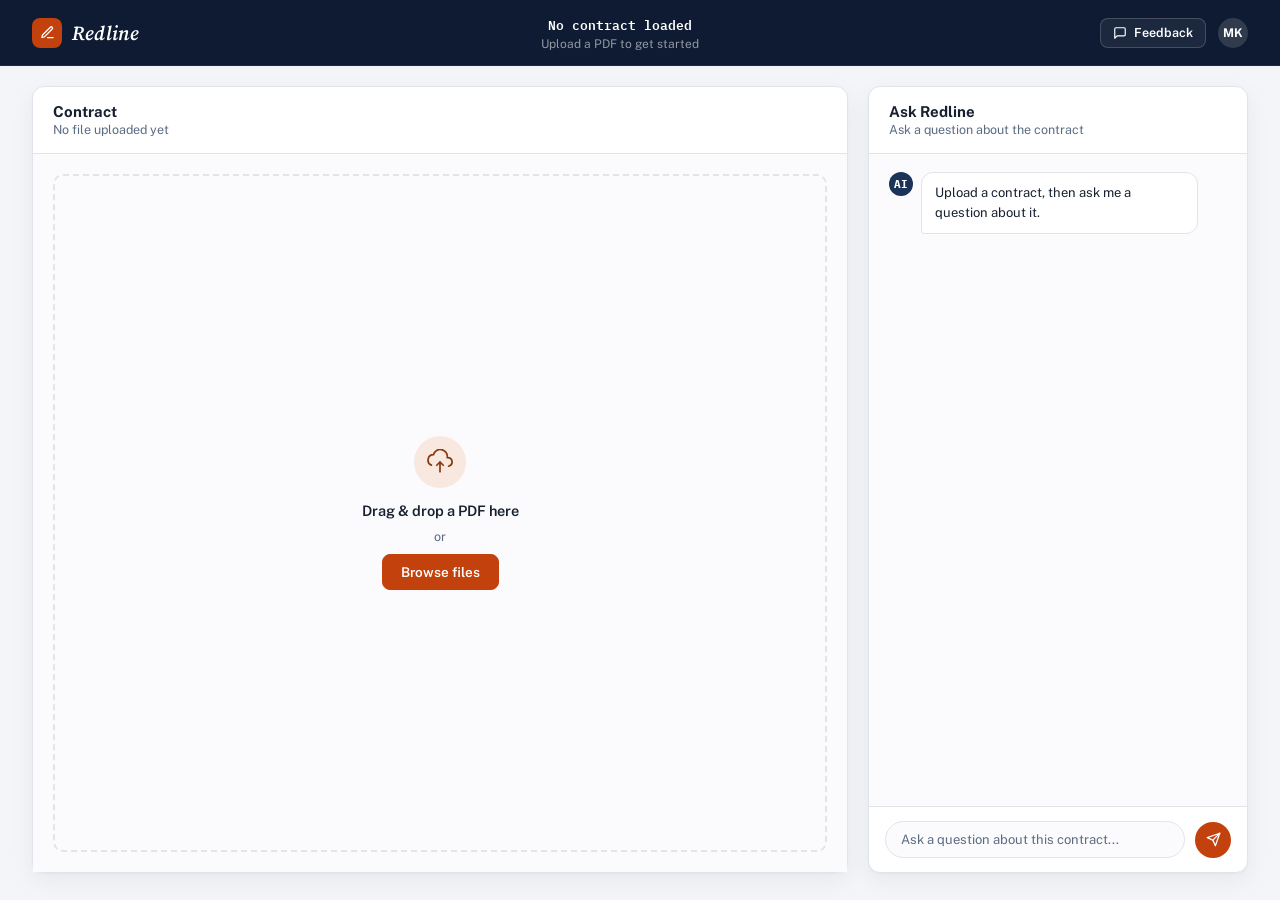
<file: index.html>
<!DOCTYPE html>
<html lang="en">
<head>
  <meta charset="UTF-8">
  <meta name="viewport" content="width=device-width, initial-scale=1.0">
  <title>Redline &mdash; Contract Review</title>
  <link rel="preconnect" href="https://fonts.gstatic.com" crossorigin>
  <link rel="stylesheet" href="https://fonts.googleapis.com/css2?family=Source+Serif+4:ital,wght@0,600;0,700;1,600&family=Public+Sans:wght@400;500;600;700&family=IBM+Plex+Mono:wght@500;600&display=swap">
  <link rel="stylesheet" href="styles.css">
</head>
<body>
  <div class="app-shell">

    <header class="topbar">
      <div class="brand">
        <span class="brand-mark">
          <svg width="15" height="15" viewBox="0 0 24 24" fill="none" stroke="currentColor" stroke-width="2" stroke-linecap="round" stroke-linejoin="round" aria-hidden="true" focusable="false">
            <path d="M12 20h9"/>
            <path d="M16.5 3.5a2.12 2.12 0 0 1 3 3L7 19l-4 1 1-4Z"/>
          </svg>
        </span>
        <span class="brand-name">Redline</span>
      </div>
      <div class="doc-crumb">
        <span id="doc-name" class="doc-name">No contract loaded</span>
        <span id="doc-meta" class="doc-meta">Upload a PDF to get started</span>
      </div>
      <div class="topbar-actions">
        <button type="button" class="topbar-btn" id="feedback-btn" aria-haspopup="dialog" aria-controls="feedback-dialog">
          <svg width="14" height="14" viewBox="0 0 24 24" fill="none" stroke="currentColor" stroke-width="2" stroke-linecap="round" stroke-linejoin="round" aria-hidden="true" focusable="false"><path d="M21 15a2 2 0 0 1-2 2H7l-4 4V5a2 2 0 0 1 2-2h14a2 2 0 0 1 2 2z"/></svg>
          <span>Feedback</span>
        </button>
        <div class="user-chip">MK</div>
      </div>
    </header>

    <main class="workspace">

      <section class="pane contract-pane">
        <div class="pane-header">
          <div class="pane-heading">
            <h2>Contract</h2>
            <p id="contract-status">No file uploaded yet</p>
          </div>
          <div class="pane-tools" id="contract-tools" hidden>
            <button type="button" class="icon-btn" id="replace-file-btn" aria-label="Replace file">
              <svg width="13" height="13" viewBox="0 0 24 24" fill="none" stroke="currentColor" stroke-width="2" stroke-linecap="round" stroke-linejoin="round" aria-hidden="true" focusable="false"><polyline points="1 4 1 10 7 10"/><path d="M3.51 15a9 9 0 1 0 2.13-9.36L1 10"/></svg>
            </button>
            <button type="button" class="icon-btn" id="remove-file-btn" aria-label="Remove file">
              <svg width="13" height="13" viewBox="0 0 24 24" fill="none" stroke="currentColor" stroke-width="2" stroke-linecap="round" stroke-linejoin="round" aria-hidden="true" focusable="false"><line x1="18" y1="6" x2="6" y2="18"/><line x1="6" y1="6" x2="18" y2="18"/></svg>
            </button>
          </div>
        </div>

        <div class="pane-body">
          <div id="drop-zone" class="drop-zone" role="group" aria-label="Upload a PDF contract">
            <input type="file" id="file-input" accept="application/pdf" hidden>
            <div class="drop-zone-content">
              <span class="drop-zone-icon">
                <svg width="26" height="26" viewBox="0 0 24 24" fill="none" stroke="currentColor" stroke-width="1.6" stroke-linecap="round" stroke-linejoin="round" aria-hidden="true" focusable="false"><path d="M4 14.9A5 5 0 0 1 6 5.3 6.5 6.5 0 0 1 18.7 8H19a4 4 0 0 1 1 7.9"/><path d="M12 12v9"/><path d="m9 15 3-3 3 3"/></svg>
              </span>
              <p class="drop-zone-title">Drag &amp; drop a PDF here</p>
              <p class="drop-zone-sub">or</p>
              <button id="browse-btn" type="button" class="btn btn-primary">Browse files</button>
            </div>
          </div>

          <div id="pdf-viewer" class="pdf-viewer" hidden>
            <embed id="pdf-embed" type="application/pdf" width="100%" height="100%" title="Contract PDF preview">
          </div>
        </div>
      </section>

      <aside class="pane chat-pane">
        <div class="pane-header">
          <div class="pane-heading">
            <h2>Ask Redline</h2>
            <p>Ask a question about the contract</p>
          </div>
          <button type="button" class="btn btn-sm" id="download-responses-btn" hidden>
            <svg width="13" height="13" viewBox="0 0 24 24" fill="none" stroke="currentColor" stroke-width="2" stroke-linecap="round" stroke-linejoin="round" aria-hidden="true" focusable="false"><path d="M21 15v4a2 2 0 0 1-2 2H5a2 2 0 0 1-2-2v-4"/><polyline points="7 10 12 15 17 10"/><line x1="12" y1="15" x2="12" y2="3"/></svg>
            <span>Download Responses</span>
          </button>
        </div>

        <div class="quick-actions" id="quick-actions" hidden>
          <button type="button" class="chip" data-question="Summarize the key risks in this contract.">Summarize key risks</button>
          <button type="button" class="chip" data-question="What are the termination terms?">Explain termination terms</button>
          <button type="button" class="chip" data-question="What's the liability cap?">What's the liability cap?</button>
        </div>

        <div id="chat-messages" class="message-stream" role="log" aria-live="polite" aria-label="Conversation">
          <div class="msg">
            <span class="msg-avatar">AI</span>
            <div class="bubble">Upload a contract, then ask me a question about it.</div>
          </div>
        </div>

        <form id="chat-form" class="composer">
          <input
            type="text"
            id="chat-input"
            class="composer-field"
            aria-label="Ask a question about this contract"
            placeholder="Ask a question about this contract..."
            autocomplete="off"
          >
          <button type="submit" class="send-btn" aria-label="Send message">
            <svg width="15" height="15" viewBox="0 0 24 24" fill="none" stroke="currentColor" stroke-width="2" stroke-linecap="round" stroke-linejoin="round" aria-hidden="true" focusable="false"><line x1="22" y1="2" x2="11" y2="13"/><polygon points="22 2 15 22 11 13 2 9 22 2"/></svg>
          </button>
        </form>
      </aside>

    </main>

  </div>

  <dialog id="feedback-dialog" class="modal" aria-labelledby="feedback-title" aria-describedby="feedback-desc">
    <div class="modal-panel">
      <div class="pane-header">
        <div class="pane-heading">
          <h2 id="feedback-title">Send feedback</h2>
          <p id="feedback-desc">Tell us how Redline is working for you.</p>
        </div>
        <button type="button" class="icon-btn" id="feedback-close-btn" aria-label="Close feedback form">
          <svg width="13" height="13" viewBox="0 0 24 24" fill="none" stroke="currentColor" stroke-width="2" stroke-linecap="round" stroke-linejoin="round" aria-hidden="true" focusable="false"><line x1="18" y1="6" x2="6" y2="18"/><line x1="6" y1="6" x2="18" y2="18"/></svg>
        </button>
      </div>

      <form id="feedback-form" class="modal-form" novalidate>
        <div class="modal-body">
        <fieldset id="feedback-fields" class="form-fields">
          <fieldset class="field rating-field" id="fb-rating-group" aria-describedby="fb-rating-hint fb-rating-error">
            <legend class="field-label">Rating <span class="field-req" aria-hidden="true">*</span><span class="sr-only">(required)</span></legend>
            <div class="rating">
              <label class="rating-option"><input type="radio" name="rating" value="1"><span>1</span></label>
              <label class="rating-option"><input type="radio" name="rating" value="2"><span>2</span></label>
              <label class="rating-option"><input type="radio" name="rating" value="3"><span>3</span></label>
              <label class="rating-option"><input type="radio" name="rating" value="4"><span>4</span></label>
              <label class="rating-option"><input type="radio" name="rating" value="5"><span>5</span></label>
            </div>
            <p class="field-hint" id="fb-rating-hint">1 = poor, 5 = excellent</p>
            <p class="field-error" id="fb-rating-error" hidden></p>
          </fieldset>

          <div class="field">
            <label class="field-label" for="fb-comment">Feedback <span class="field-req" aria-hidden="true">*</span><span class="sr-only">(required)</span></label>
            <textarea id="fb-comment" name="comment" class="form-control" rows="4" maxlength="2000" aria-describedby="fb-comment-error" placeholder="What worked well? What could be better?"></textarea>
            <p class="field-error" id="fb-comment-error" hidden></p>
          </div>

          <div class="field-row">
            <div class="field">
              <label class="field-label" for="fb-name">Name <span class="field-optional">(optional)</span></label>
              <input type="text" id="fb-name" name="name" class="form-control" autocomplete="name" maxlength="120">
            </div>
            <div class="field">
              <label class="field-label" for="fb-email">Email <span class="field-optional">(optional)</span></label>
              <input type="email" id="fb-email" name="email" class="form-control" autocomplete="email" maxlength="254" aria-describedby="fb-email-error">
              <p class="field-error" id="fb-email-error" hidden></p>
            </div>
          </div>
        </fieldset>
        </div>

        <div class="form-alert" id="feedback-alert" role="alert" hidden></div>

        <div class="modal-footer">
          <button type="button" class="btn" id="feedback-cancel-btn">Cancel</button>
          <button type="submit" class="btn btn-primary" id="feedback-submit-btn">
            <span class="btn-spinner" aria-hidden="true"></span>
            <span class="btn-label">Submit feedback</span>
          </button>
        </div>
      </form>

      <div class="modal-success" id="feedback-success" hidden>
        <span class="success-icon" aria-hidden="true">
          <svg width="22" height="22" viewBox="0 0 24 24" fill="none" stroke="currentColor" stroke-width="2.2" stroke-linecap="round" stroke-linejoin="round" focusable="false"><polyline points="20 6 9 17 4 12"/></svg>
        </span>
        <h3 id="feedback-success-title" tabindex="-1">Thanks for your feedback</h3>
        <p>We read every response and use it to improve Redline.</p>
        <button type="button" class="btn btn-primary" id="feedback-done-btn">Done</button>
      </div>
    </div>
  </dialog>

  <script src="script.js"></script>
</body>
</html>
</file>
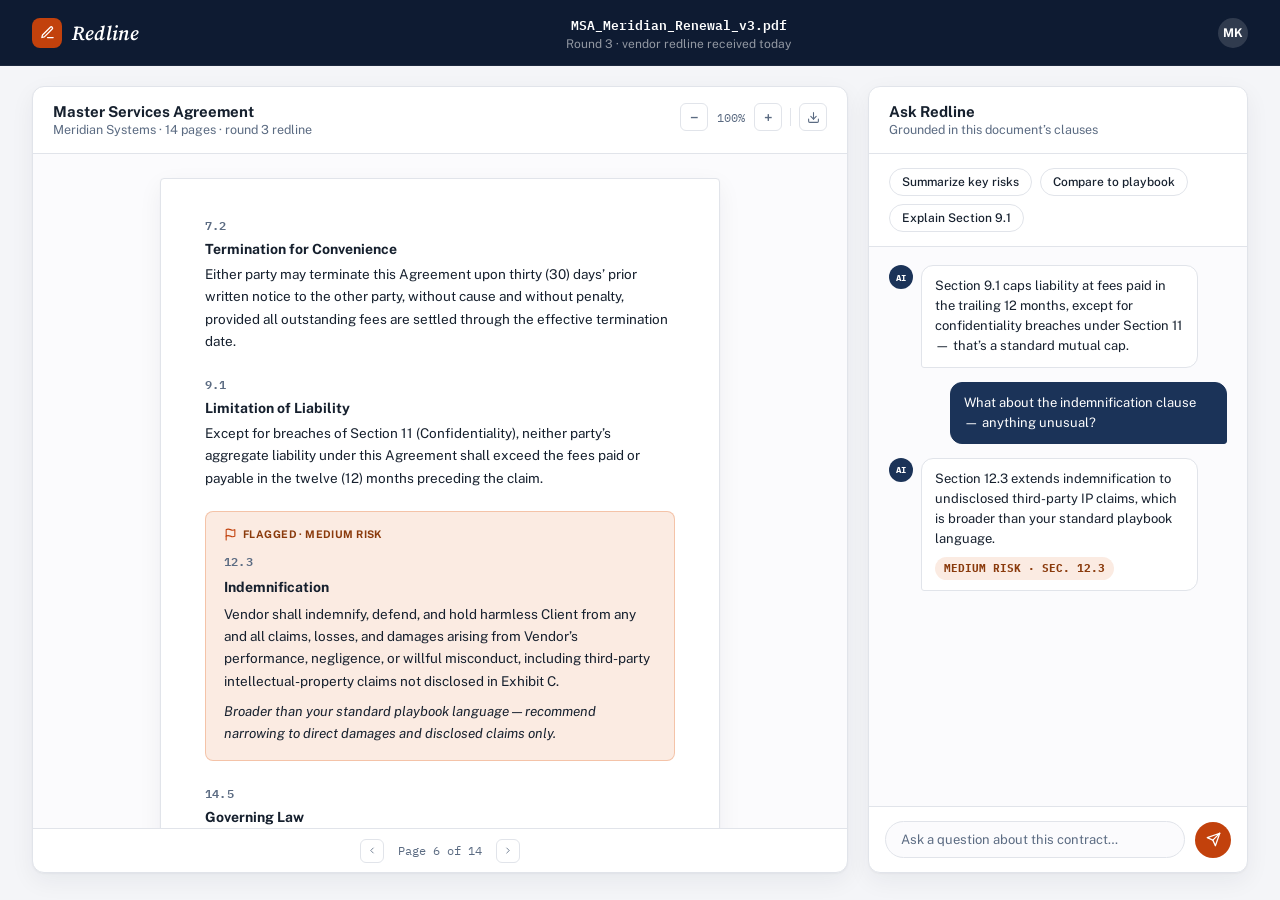
<file: redline-design-preview.html>
<!doctype html>
<html lang="en">
<head>
<meta charset="UTF-8">
<meta name="viewport" content="width=device-width, initial-scale=1.0">
<title>Redline</title>
<link rel="preconnect" href="https://fonts.gstatic.com" crossorigin>
<link rel="stylesheet" href="https://fonts.googleapis.com/css2?family=Source+Serif+4:ital,wght@0,600;0,700;1,600&family=Public+Sans:wght@400;500;600;700&family=IBM+Plex+Mono:wght@500;600&display=swap">
<style>
  :root {
    --bg: #f4f5f8;
    --surface: #ffffff;
    --surface-2: #fbfbfd;
    --navy-900: #0e1b32;
    --navy-700: #1b3358;
    --ink: #16202e;
    --muted: #5b6b82;
    --border: #e1e4ea;
    --accent: #c2410c;
    --on-accent: #ffffff;
    --accent-ink: #8a3a0c;
    --accent-soft: rgba(221, 91, 18, 0.12);
    --accent-soft-2: rgba(221, 91, 18, 0.28);
    --shadow: 0 1px 2px rgba(14, 27, 50, 0.04), 0 8px 24px rgba(14, 27, 50, 0.06);
    color-scheme: light;
  }

  @media (prefers-color-scheme: dark) {
    :root:not([data-theme="light"]) {
      --bg: #0a1120;
      --surface: #101b30;
      --surface-2: #0d1526;
      --navy-900: #060c18;
      --navy-700: #24406b;
      --ink: #e7ebf3;
      --muted: #90a0b7;
      --border: #223252;
      --accent: #f0813a;
      --on-accent: #0e1b32;
      --accent-ink: #ffd9b8;
      --accent-soft: rgba(240, 129, 58, 0.16);
      --accent-soft-2: rgba(240, 129, 58, 0.34);
      --shadow: 0 1px 2px rgba(0, 0, 0, 0.3), 0 12px 28px rgba(0, 0, 0, 0.35);
      color-scheme: dark;
    }
  }

  :root[data-theme="dark"] {
    --bg: #0a1120;
    --surface: #101b30;
    --surface-2: #0d1526;
    --navy-900: #060c18;
    --navy-700: #24406b;
    --ink: #e7ebf3;
    --muted: #90a0b7;
    --border: #223252;
    --accent: #f0813a;
    --on-accent: #0e1b32;
    --accent-ink: #ffd9b8;
    --accent-soft: rgba(240, 129, 58, 0.16);
    --accent-soft-2: rgba(240, 129, 58, 0.34);
    --shadow: 0 1px 2px rgba(0, 0, 0, 0.3), 0 12px 28px rgba(0, 0, 0, 0.35);
    color-scheme: dark;
  }

  * { box-sizing: border-box; }

  html, body {
    height: 100%;
  }

  body {
    margin: 0;
    background: var(--bg);
    color: var(--ink);
    font-family: "Public Sans", -apple-system, BlinkMacSystemFont, "Segoe UI", sans-serif;
    -webkit-font-smoothing: antialiased;
    display: flex;
    flex-direction: column;
  }

  a { color: var(--accent-ink); }
  a:hover { color: var(--accent); }

  button {
    font-family: inherit;
    cursor: pointer;
  }
  button:focus-visible,
  [tabindex]:focus-visible {
    outline: 2px solid var(--accent);
    outline-offset: 2px;
  }

  .app-shell {
    flex: 1;
    display: flex;
    flex-direction: column;
    min-height: 100vh;
  }

  /* ---- Topbar ---- */

  .topbar {
    flex-shrink: 0;
    background: var(--navy-900);
    display: flex;
    align-items: center;
    justify-content: space-between;
    gap: 20px;
    padding: 14px clamp(16px, 3vw, 32px);
    border-bottom: 1px solid rgba(255, 255, 255, 0.06);
  }

  .brand {
    display: flex;
    align-items: center;
    gap: 10px;
    flex-shrink: 0;
  }

  .brand-mark {
    width: 30px;
    height: 30px;
    border-radius: 8px;
    background: var(--accent);
    color: var(--on-accent);
    display: flex;
    align-items: center;
    justify-content: center;
    flex-shrink: 0;
  }

  .brand-name {
    font-family: "Source Serif 4", Georgia, serif;
    font-style: italic;
    font-weight: 600;
    font-size: 20px;
    color: #ffffff;
    letter-spacing: 0.01em;
  }

  .doc-crumb {
    display: flex;
    flex-direction: column;
    gap: 1px;
    min-width: 0;
    flex: 1;
    align-items: center;
    text-align: center;
  }

  .doc-name {
    font-size: 13px;
    font-weight: 600;
    color: #ffffff;
    font-family: "IBM Plex Mono", "Public Sans", monospace;
    white-space: nowrap;
    overflow: hidden;
    text-overflow: ellipsis;
    max-width: 100%;
  }

  .doc-meta {
    font-size: 12px;
    color: rgba(255, 255, 255, 0.55);
  }

  .user-chip {
    width: 30px;
    height: 30px;
    border-radius: 999px;
    background: rgba(255, 255, 255, 0.14);
    color: #ffffff;
    font-size: 12px;
    font-weight: 700;
    display: flex;
    align-items: center;
    justify-content: center;
    flex-shrink: 0;
  }

  /* ---- Workspace ---- */

  .workspace {
    flex: 1;
    display: flex;
    gap: 20px;
    padding: 20px clamp(16px, 3vw, 32px) clamp(20px, 3vh, 32px);
    min-height: 0;
    align-items: stretch;
  }

  .pane {
    background: var(--surface);
    border: 1px solid var(--border);
    border-radius: 12px;
    display: flex;
    flex-direction: column;
    min-height: 0;
    box-shadow: var(--shadow);
  }

  .contract-pane {
    flex: 1 1 0;
    min-width: 0;
  }

  .chat-pane {
    width: 380px;
    flex-shrink: 0;
  }

  .pane-header {
    flex-shrink: 0;
    padding: 16px 20px;
    border-bottom: 1px solid var(--border);
    display: flex;
    align-items: flex-start;
    justify-content: space-between;
    gap: 12px;
  }

  .pane-heading h2 {
    margin: 0 0 2px;
    font-size: 15px;
    font-weight: 700;
    color: var(--ink);
  }

  .pane-heading p {
    margin: 0;
    font-size: 12.5px;
    color: var(--muted);
  }

  .pane-tools {
    display: flex;
    align-items: center;
    gap: 6px;
    flex-shrink: 0;
  }

  .icon-btn {
    width: 28px;
    height: 28px;
    border-radius: 6px;
    border: 1px solid var(--border);
    background: var(--surface);
    color: var(--muted);
    display: flex;
    align-items: center;
    justify-content: center;
    font-size: 15px;
    font-weight: 600;
    line-height: 1;
  }

  .icon-btn:hover {
    border-color: var(--accent);
    color: var(--accent);
  }

  .tool-divider {
    width: 1px;
    height: 18px;
    background: var(--border);
    margin: 0 2px;
  }

  .zoom-label {
    font-family: "IBM Plex Mono", monospace;
    font-size: 11.5px;
    color: var(--muted);
    width: 34px;
    text-align: center;
  }

  /* ---- Document ---- */

  .document-scroll {
    flex: 1;
    background: var(--surface-2);
    padding: 24px;
    overflow-y: auto;
    display: flex;
    justify-content: center;
    min-height: 0;
  }

  .document-page {
    width: min(100%, 560px);
    background: var(--surface);
    border: 1px solid var(--border);
    border-radius: 4px;
    padding: 36px clamp(24px, 4vw, 44px);
    box-shadow: var(--shadow);
    display: flex;
    flex-direction: column;
    gap: 22px;
    height: fit-content;
  }

  .clause {
    display: flex;
    flex-direction: column;
    gap: 6px;
  }

  .clause-number {
    font-family: "IBM Plex Mono", monospace;
    font-size: 11.5px;
    font-weight: 600;
    color: var(--muted);
    letter-spacing: 0.02em;
  }

  .clause h3 {
    margin: 0;
    font-size: 14px;
    font-weight: 700;
    color: var(--ink);
  }

  .clause p {
    margin: 0;
    font-size: 13.5px;
    line-height: 1.65;
    color: var(--ink);
    max-width: 65ch;
  }

  .clause.flagged {
    background: var(--accent-soft);
    border: 1px solid var(--accent-soft-2);
    border-radius: 8px;
    padding: 16px 18px;
    gap: 8px;
  }

  .flag-row {
    display: flex;
    align-items: center;
    gap: 6px;
    margin-bottom: 2px;
  }

  .flag-row svg { stroke: var(--accent); flex-shrink: 0; }

  .flag-row span {
    font-size: 10.5px;
    font-weight: 700;
    text-transform: uppercase;
    letter-spacing: 0.04em;
    color: var(--accent-ink);
  }

  .flag-note {
    margin-top: 4px;
    font-size: 12.5px;
    font-style: italic;
    color: var(--accent-ink);
  }

  .pane-footer {
    flex-shrink: 0;
    height: 44px;
    border-top: 1px solid var(--border);
    display: flex;
    align-items: center;
    justify-content: center;
    gap: 14px;
  }

  .pane-footer span {
    font-family: "IBM Plex Mono", monospace;
    font-size: 12px;
    color: var(--muted);
    font-variant-numeric: tabular-nums;
  }

  /* ---- Chat ---- */

  .quick-actions {
    flex-shrink: 0;
    display: flex;
    flex-wrap: wrap;
    gap: 8px;
    padding: 14px 20px;
    border-bottom: 1px solid var(--border);
  }

  .chip {
    border: 1px solid var(--border);
    background: var(--surface);
    color: var(--ink);
    border-radius: 999px;
    padding: 6px 12px;
    font-size: 12px;
    font-weight: 500;
  }

  .chip:hover {
    border-color: var(--accent);
    color: var(--accent-ink);
  }

  .message-stream {
    flex: 1;
    background: var(--surface-2);
    padding: 18px 20px;
    display: flex;
    flex-direction: column;
    gap: 14px;
    overflow-y: auto;
    min-height: 0;
  }

  .msg {
    display: flex;
    gap: 8px;
    align-items: flex-start;
  }

  .msg.user {
    justify-content: flex-end;
  }

  .msg-avatar {
    width: 24px;
    height: 24px;
    border-radius: 999px;
    background: var(--navy-700);
    color: #ffffff;
    font-size: 9px;
    font-weight: 700;
    display: flex;
    align-items: center;
    justify-content: center;
    flex-shrink: 0;
    font-family: "IBM Plex Mono", monospace;
  }

  .bubble {
    max-width: 82%;
    padding: 10px 13px;
    border-radius: 12px 12px 12px 3px;
    font-size: 13px;
    line-height: 1.55;
    background: var(--surface);
    border: 1px solid var(--border);
    color: var(--ink);
    display: flex;
    flex-direction: column;
    gap: 8px;
  }

  .msg.user .bubble {
    background: var(--navy-700);
    border-color: var(--navy-700);
    color: #ffffff;
    border-radius: 12px 12px 3px 12px;
  }

  .bubble .risk-tag {
    align-self: flex-start;
    display: inline-flex;
    align-items: center;
    gap: 5px;
    background: var(--accent-soft);
    color: var(--accent-ink);
    border-radius: 999px;
    padding: 3px 9px;
    font-size: 10.5px;
    font-weight: 700;
    font-family: "IBM Plex Mono", monospace;
  }

  .composer {
    flex-shrink: 0;
    padding: 14px 16px;
    border-top: 1px solid var(--border);
    display: flex;
    align-items: center;
    gap: 10px;
  }

  .composer-field {
    flex: 1;
    background: var(--surface-2);
    border: 1px solid var(--border);
    border-radius: 999px;
    padding: 10px 15px;
    font-size: 13px;
    font-family: inherit;
    color: var(--muted);
    min-width: 0;
  }

  .composer-field::placeholder { color: var(--muted); }

  .send-btn {
    width: 36px;
    height: 36px;
    flex-shrink: 0;
    border-radius: 999px;
    border: none;
    background: var(--accent);
    color: var(--on-accent);
    display: flex;
    align-items: center;
    justify-content: center;
  }

  .send-btn:hover { filter: brightness(1.06); }
  .send-btn svg { stroke: currentColor; }

  /* ---- Responsive ---- */

  @media (max-width: 860px) {
    .workspace {
      flex-direction: column;
    }
    .chat-pane {
      width: 100%;
    }
    .contract-pane {
      min-height: 420px;
      flex: 0 0 auto;
    }
    .chat-pane {
      flex: 0 0 auto;
      min-height: 460px;
    }
    .doc-crumb {
      display: none;
    }
  }

  @media (prefers-reduced-motion: reduce) {
    * { transition: none !important; }
  }
</style>
</head>
<body>

<div class="app-shell">

  <header class="topbar">
    <div class="brand">
      <span class="brand-mark">
        <svg width="15" height="15" viewBox="0 0 24 24" fill="none" stroke="currentColor" stroke-width="2" stroke-linecap="round" stroke-linejoin="round" aria-hidden="true" focusable="false">
          <path d="M12 20h9"/>
          <path d="M16.5 3.5a2.12 2.12 0 0 1 3 3L7 19l-4 1 1-4Z"/>
        </svg>
      </span>
      <span class="brand-name">Redline</span>
    </div>
    <div class="doc-crumb">
      <span class="doc-name">MSA_Meridian_Renewal_v3.pdf</span>
      <span class="doc-meta">Round 3 &middot; vendor redline received today</span>
    </div>
    <div class="user-chip">MK</div>
  </header>

  <main class="workspace">

    <section class="pane contract-pane">
      <div class="pane-header">
        <div class="pane-heading">
          <h2>Master Services Agreement</h2>
          <p>Meridian Systems &middot; 14 pages &middot; round 3 redline</p>
        </div>
        <div class="pane-tools">
          <button type="button" class="icon-btn" aria-label="Zoom out">&minus;</button>
          <span class="zoom-label">100%</span>
          <button type="button" class="icon-btn" aria-label="Zoom in">+</button>
          <span class="tool-divider"></span>
          <button type="button" class="icon-btn" aria-label="Download">
            <svg width="13" height="13" viewBox="0 0 24 24" fill="none" stroke="currentColor" stroke-width="2" stroke-linecap="round" stroke-linejoin="round" aria-hidden="true" focusable="false"><path d="M21 15v4a2 2 0 0 1-2 2H5a2 2 0 0 1-2-2v-4"/><polyline points="7 10 12 15 17 10"/><line x1="12" y1="15" x2="12" y2="3"/></svg>
          </button>
        </div>
      </div>

      <div class="document-scroll">
        <article class="document-page">
          <div class="clause">
            <span class="clause-number">7.2</span>
            <h3>Termination for Convenience</h3>
            <p>Either party may terminate this Agreement upon thirty (30) days&rsquo; prior written notice to the other party, without cause and without penalty, provided all outstanding fees are settled through the effective termination date.</p>
          </div>

          <div class="clause">
            <span class="clause-number">9.1</span>
            <h3>Limitation of Liability</h3>
            <p>Except for breaches of Section 11 (Confidentiality), neither party&rsquo;s aggregate liability under this Agreement shall exceed the fees paid or payable in the twelve (12) months preceding the claim.</p>
          </div>

          <div class="clause flagged">
            <div class="flag-row">
              <svg width="13" height="13" viewBox="0 0 24 24" fill="none" stroke-width="2" stroke-linecap="round" stroke-linejoin="round" aria-hidden="true" focusable="false"><path d="M4 15s1-1 4-1 5 2 8 2 4-1 4-1V3s-1 1-4 1-5-2-8-2-4 1-4 1z"/><line x1="4" y1="22" x2="4" y2="15"/></svg>
              <span>Flagged &middot; Medium risk</span>
            </div>
            <span class="clause-number">12.3</span>
            <h3>Indemnification</h3>
            <p>Vendor shall indemnify, defend, and hold harmless Client from any and all claims, losses, and damages arising from Vendor&rsquo;s performance, negligence, or willful misconduct, including third-party intellectual-property claims not disclosed in Exhibit C.</p>
            <p class="flag-note">Broader than your standard playbook language &mdash; recommend narrowing to direct damages and disclosed claims only.</p>
          </div>

          <div class="clause">
            <span class="clause-number">14.5</span>
            <h3>Governing Law</h3>
            <p>This Agreement shall be governed by the laws of the State of Delaware, without regard to its conflict-of-law principles.</p>
          </div>
        </article>
      </div>

      <div class="pane-footer">
        <button type="button" class="icon-btn" aria-label="Previous page" style="width:24px;height:24px;">
          <svg width="11" height="11" viewBox="0 0 24 24" fill="none" stroke="currentColor" stroke-width="2" stroke-linecap="round" stroke-linejoin="round" aria-hidden="true" focusable="false"><polyline points="15 18 9 12 15 6"/></svg>
        </button>
        <span>Page 6 of 14</span>
        <button type="button" class="icon-btn" aria-label="Next page" style="width:24px;height:24px;">
          <svg width="11" height="11" viewBox="0 0 24 24" fill="none" stroke="currentColor" stroke-width="2" stroke-linecap="round" stroke-linejoin="round" aria-hidden="true" focusable="false"><polyline points="9 18 15 12 9 6"/></svg>
        </button>
      </div>
    </section>

    <aside class="pane chat-pane">
      <div class="pane-header">
        <div class="pane-heading">
          <h2>Ask Redline</h2>
          <p>Grounded in this document&rsquo;s clauses</p>
        </div>
      </div>

      <div class="quick-actions">
        <button type="button" class="chip">Summarize key risks</button>
        <button type="button" class="chip">Compare to playbook</button>
        <button type="button" class="chip">Explain Section 9.1</button>
      </div>

      <div class="message-stream">
        <div class="msg">
          <span class="msg-avatar">AI</span>
          <div class="bubble">
            <span>Section 9.1 caps liability at fees paid in the trailing 12 months, except for confidentiality breaches under Section 11 &mdash; that&rsquo;s a standard mutual cap.</span>
          </div>
        </div>

        <div class="msg user">
          <div class="bubble">What about the indemnification clause &mdash; anything unusual?</div>
        </div>

        <div class="msg">
          <span class="msg-avatar">AI</span>
          <div class="bubble">
            <span>Section 12.3 extends indemnification to undisclosed third-party IP claims, which is broader than your standard playbook language.</span>
            <span class="risk-tag">MEDIUM RISK &middot; SEC. 12.3</span>
          </div>
        </div>
      </div>

      <div class="composer">
        <input type="text" class="composer-field" aria-label="Ask a question about this contract" placeholder="Ask a question about this contract&hellip;" disabled>
        <button type="button" class="send-btn" aria-label="Send message">
          <svg width="15" height="15" viewBox="0 0 24 24" fill="none" aria-hidden="true" focusable="false" stroke-width="2" stroke-linecap="round" stroke-linejoin="round"><line x1="22" y1="2" x2="11" y2="13"/><polygon points="22 2 15 22 11 13 2 9 22 2"/></svg>
        </button>
      </div>
    </aside>

  </main>

</div>

</body>
</html>
</file>
<file: styles.css>
:root {
  --bg: #f4f5f8;
  --surface: #ffffff;
  --surface-2: #fbfbfd;
  --navy-900: #0e1b32;
  --navy-700: #1b3358;
  --ink: #16202e;
  --muted: #5b6b82;
  --border: #e1e4ea;
  --accent: #c2410c;
  --on-accent: #ffffff;
  --accent-ink: #8a3a0c;
  --accent-soft: rgba(221, 91, 18, 0.12);
  --accent-soft-2: rgba(221, 91, 18, 0.28);
  --danger: #b42318;
  --danger-soft: rgba(180, 35, 24, 0.08);
  --success: #067647;
  --success-soft: rgba(6, 118, 71, 0.1);
  --shadow: 0 1px 2px rgba(14, 27, 50, 0.04), 0 8px 24px rgba(14, 27, 50, 0.06);
  --shadow-lg: 0 4px 8px rgba(14, 27, 50, 0.06), 0 24px 56px rgba(14, 27, 50, 0.18);
  color-scheme: light;
}

@media (prefers-color-scheme: dark) {
  :root {
    --bg: #0a1120;
    --surface: #101b30;
    --surface-2: #0d1526;
    --navy-900: #060c18;
    --navy-700: #24406b;
    --ink: #e7ebf3;
    --muted: #90a0b7;
    --border: #223252;
    --accent: #f0813a;
    --on-accent: #0e1b32;
    --accent-ink: #ffd9b8;
    --accent-soft: rgba(240, 129, 58, 0.16);
    --accent-soft-2: rgba(240, 129, 58, 0.34);
    --danger: #f97066;
    --danger-soft: rgba(249, 112, 102, 0.12);
    --success: #47cd89;
    --success-soft: rgba(71, 205, 137, 0.14);
    --shadow: 0 1px 2px rgba(0, 0, 0, 0.3), 0 12px 28px rgba(0, 0, 0, 0.35);
    --shadow-lg: 0 4px 8px rgba(0, 0, 0, 0.35), 0 24px 56px rgba(0, 0, 0, 0.55);
    color-scheme: dark;
  }
}

* {
  box-sizing: border-box;
}

html, body {
  height: 100%;
}

body {
  margin: 0;
  background: var(--bg);
  color: var(--ink);
  font-family: "Public Sans", -apple-system, BlinkMacSystemFont, "Segoe UI", sans-serif;
  -webkit-font-smoothing: antialiased;
  display: flex;
  flex-direction: column;
}

button {
  font-family: inherit;
  cursor: pointer;
}

[hidden] {
  display: none !important;
}

button:focus-visible,
input:focus-visible,
[tabindex]:focus-visible {
  outline: 2px solid var(--accent);
  outline-offset: 2px;
}

.app-shell {
  flex: 1;
  display: flex;
  flex-direction: column;
  min-height: 100vh;
}

/* ---- Topbar ---- */

.topbar {
  flex-shrink: 0;
  background: var(--navy-900);
  display: flex;
  align-items: center;
  justify-content: space-between;
  gap: 20px;
  padding: 14px clamp(16px, 3vw, 32px);
  border-bottom: 1px solid rgba(255, 255, 255, 0.06);
}

.brand {
  display: flex;
  align-items: center;
  gap: 10px;
  flex-shrink: 0;
}

.brand-mark {
  width: 30px;
  height: 30px;
  border-radius: 8px;
  background: var(--accent);
  color: var(--on-accent);
  display: flex;
  align-items: center;
  justify-content: center;
  flex-shrink: 0;
}

.brand-name {
  font-family: "Source Serif 4", Georgia, serif;
  font-style: italic;
  font-weight: 600;
  font-size: 20px;
  color: #ffffff;
  letter-spacing: 0.01em;
}

.doc-crumb {
  display: flex;
  flex-direction: column;
  gap: 1px;
  min-width: 0;
  flex: 1;
  align-items: center;
  text-align: center;
}

.doc-name {
  font-size: 13px;
  font-weight: 600;
  color: #ffffff;
  font-family: "IBM Plex Mono", "Public Sans", monospace;
  white-space: nowrap;
  overflow: hidden;
  text-overflow: ellipsis;
  max-width: 100%;
}

.doc-meta {
  font-size: 12px;
  color: rgba(255, 255, 255, 0.55);
}

.topbar-actions {
  display: flex;
  align-items: center;
  gap: 12px;
  flex-shrink: 0;
}

.topbar-btn {
  display: inline-flex;
  align-items: center;
  gap: 7px;
  height: 30px;
  padding: 0 12px;
  border-radius: 8px;
  border: 1px solid rgba(255, 255, 255, 0.18);
  background: rgba(255, 255, 255, 0.06);
  color: #ffffff;
  font-size: 12.5px;
  font-weight: 600;
  transition: background-color 0.15s ease, border-color 0.15s ease;
}

.topbar-btn:hover {
  background: rgba(255, 255, 255, 0.12);
  border-color: rgba(255, 255, 255, 0.32);
}

.user-chip {
  width: 30px;
  height: 30px;
  border-radius: 999px;
  background: rgba(255, 255, 255, 0.14);
  color: #ffffff;
  font-size: 12px;
  font-weight: 700;
  display: flex;
  align-items: center;
  justify-content: center;
  flex-shrink: 0;
}

/* ---- Workspace ---- */

.workspace {
  flex: 1;
  display: flex;
  gap: 20px;
  padding: 20px clamp(16px, 3vw, 32px) clamp(20px, 3vh, 32px);
  min-height: 0;
  align-items: stretch;
}

.pane {
  background: var(--surface);
  border: 1px solid var(--border);
  border-radius: 12px;
  display: flex;
  flex-direction: column;
  min-height: 0;
  box-shadow: var(--shadow);
}

.contract-pane {
  flex: 1 1 0;
  min-width: 0;
}

.chat-pane {
  width: 380px;
  flex-shrink: 0;
}

.pane-header {
  flex-shrink: 0;
  padding: 16px 20px;
  border-bottom: 1px solid var(--border);
  display: flex;
  align-items: flex-start;
  justify-content: space-between;
  gap: 12px;
}

.pane-heading h2 {
  margin: 0 0 2px;
  font-size: 15px;
  font-weight: 700;
  color: var(--ink);
}

.pane-heading p {
  margin: 0;
  font-size: 12.5px;
  color: var(--muted);
}

.pane-tools {
  display: flex;
  align-items: center;
  gap: 6px;
  flex-shrink: 0;
}

.icon-btn {
  width: 28px;
  height: 28px;
  border-radius: 6px;
  border: 1px solid var(--border);
  background: var(--surface);
  color: var(--muted);
  display: flex;
  align-items: center;
  justify-content: center;
}

.icon-btn:hover {
  border-color: var(--accent);
  color: var(--accent);
}

/* ---- Contract pane body ---- */

.pane-body {
  flex: 1;
  min-height: 0;
  background: var(--surface-2);
  display: flex;
}

.drop-zone {
  flex: 1;
  margin: 20px;
  border: 2px dashed var(--border);
  border-radius: 10px;
  display: flex;
  align-items: center;
  justify-content: center;
  text-align: center;
  cursor: pointer;
  transition: border-color 0.15s ease, background-color 0.15s ease;
  padding: 24px;
}

.drop-zone:hover,
.drop-zone.drag-over {
  border-color: var(--accent);
  background-color: var(--accent-soft);
}

.drop-zone-content {
  display: flex;
  flex-direction: column;
  align-items: center;
  gap: 10px;
}

.drop-zone-icon {
  width: 52px;
  height: 52px;
  border-radius: 999px;
  background: var(--accent-soft);
  color: var(--accent-ink);
  display: flex;
  align-items: center;
  justify-content: center;
  margin-bottom: 4px;
}

.drop-zone-title {
  margin: 0;
  font-weight: 600;
  font-size: 14.5px;
  color: var(--ink);
}

.drop-zone-sub {
  margin: 0;
  color: var(--muted);
  font-size: 12.5px;
}

.pdf-viewer {
  flex: 1;
  min-height: 0;
  display: flex;
}

.pdf-viewer embed {
  display: block;
  border: none;
}

/* ---- Chat pane ---- */

.quick-actions {
  flex-shrink: 0;
  display: flex;
  flex-wrap: wrap;
  gap: 8px;
  padding: 14px 20px;
  border-bottom: 1px solid var(--border);
}

.chip {
  border: 1px solid var(--border);
  background: var(--surface);
  color: var(--ink);
  border-radius: 999px;
  padding: 6px 12px;
  font-size: 12px;
  font-weight: 500;
}

.chip:hover {
  border-color: var(--accent);
  color: var(--accent-ink);
}

.message-stream {
  flex: 1;
  min-height: 0;
  background: var(--surface-2);
  padding: 18px 20px;
  display: flex;
  flex-direction: column;
  gap: 14px;
  overflow-y: auto;
}

.msg {
  display: flex;
  gap: 8px;
  align-items: flex-start;
}

.msg-user {
  justify-content: flex-end;
}

.msg-avatar {
  width: 24px;
  height: 24px;
  border-radius: 999px;
  background: var(--navy-700);
  color: #ffffff;
  font-size: 11px;
  font-weight: 700;
  display: flex;
  align-items: center;
  justify-content: center;
  flex-shrink: 0;
  font-family: "IBM Plex Mono", monospace;
}

.bubble {
  max-width: 82%;
  padding: 10px 13px;
  border-radius: 12px 12px 12px 3px;
  font-size: 13px;
  line-height: 1.55;
  background: var(--surface);
  border: 1px solid var(--border);
  color: var(--ink);
  white-space: pre-wrap;
  word-wrap: break-word;
}

/* Structured AI reply: Response / Citation / Reasoning inside the existing bubble */

.reply-section {
  display: flex;
  flex-direction: column;
  gap: 4px;
}

.reply-label {
  margin: 0;
  font-family: "IBM Plex Mono", monospace;
  font-size: 10.5px;
  font-weight: 600;
  letter-spacing: 0.06em;
  text-transform: uppercase;
  color: var(--muted);
}

.reply-text,
.reply-note {
  margin: 0;
}

.reply-rule {
  border: 0;
  border-top: 1px solid var(--border);
  margin: 10px 0;
}

.reply-citations {
  margin: 0;
  padding-left: 18px;
  display: flex;
  flex-direction: column;
  gap: 3px;
}

.reply-note {
  font-size: 12.5px;
  color: var(--accent);
}

.msg-user .bubble {
  background: var(--navy-700);
  border-color: var(--navy-700);
  color: #ffffff;
  border-radius: 12px 12px 3px 12px;
}

.composer {
  flex-shrink: 0;
  padding: 14px 16px;
  border-top: 1px solid var(--border);
  display: flex;
  align-items: center;
  gap: 10px;
}

.composer-field {
  flex: 1;
  min-width: 0;
  background: var(--surface-2);
  border: 1px solid var(--border);
  border-radius: 999px;
  padding: 10px 15px;
  font-size: 13px;
  font-family: inherit;
  color: var(--ink);
}

.composer-field::placeholder {
  color: var(--muted);
}

.composer-field:focus-visible {
  outline: 2px solid var(--accent);
  outline-offset: 2px;
  border-color: var(--accent);
}

.send-btn {
  width: 36px;
  height: 36px;
  flex-shrink: 0;
  border-radius: 999px;
  border: none;
  background: var(--accent);
  color: var(--on-accent);
  display: flex;
  align-items: center;
  justify-content: center;
}

.send-btn:hover {
  filter: brightness(1.06);
}

/* ---- Buttons ---- */

.btn {
  padding: 9px 18px;
  border-radius: 8px;
  border: 1px solid var(--border);
  background: var(--surface);
  color: var(--ink);
  font-size: 13.5px;
  font-weight: 600;
}

.btn-primary {
  background: var(--accent);
  border-color: var(--accent);
  color: var(--on-accent);
}

.btn-primary:hover {
  filter: brightness(1.06);
}

.btn {
  display: inline-flex;
  align-items: center;
  justify-content: center;
  gap: 8px;
}

.btn-sm {
  padding: 5px 10px;
  font-size: 12px;
  gap: 6px;
  flex-shrink: 0;
}

.btn:not(.btn-primary):hover {
  border-color: var(--muted);
}

.btn:disabled {
  cursor: not-allowed;
  opacity: 0.6;
  filter: none;
}

.btn-spinner {
  display: none;
  width: 14px;
  height: 14px;
  border-radius: 999px;
  border: 2px solid currentColor;
  border-right-color: transparent;
  animation: spin 0.7s linear infinite;
}

.btn.is-loading .btn-spinner {
  display: inline-block;
}

.btn.is-loading:disabled {
  opacity: 0.85;
  cursor: progress;
}

@keyframes spin {
  to { transform: rotate(360deg); }
}

.sr-only {
  position: absolute;
  width: 1px;
  height: 1px;
  padding: 0;
  margin: -1px;
  overflow: hidden;
  clip: rect(0, 0, 0, 0);
  white-space: nowrap;
  border: 0;
}

/* ---- Modal ---- */

.modal {
  padding: 0;
  border: 1px solid var(--border);
  border-radius: 12px;
  background: var(--surface);
  color: var(--ink);
  box-shadow: var(--shadow-lg);
  width: min(520px, calc(100vw - 32px));
  max-height: calc(100dvh - 32px);
  overflow: hidden;
}

.modal::backdrop {
  background: rgba(6, 12, 24, 0.55);
}

.modal-panel {
  display: flex;
  flex-direction: column;
  max-height: calc(100dvh - 34px);
}

.modal-form {
  flex: 1 1 auto;
  display: flex;
  flex-direction: column;
  min-height: 0;
}

.modal-body {
  flex: 1 1 auto;
  min-height: 0;
  overflow-y: auto;
}

.form-fields {
  border: 0;
  margin: 0;
  min-width: 0;
  padding: 20px;
  display: flex;
  flex-direction: column;
  gap: 18px;
}

.modal-footer {
  flex-shrink: 0;
  display: flex;
  justify-content: flex-end;
  gap: 10px;
  padding: 14px 20px;
  border-top: 1px solid var(--border);
  background: var(--surface-2);
}

/* ---- Form fields ---- */

.field {
  display: flex;
  flex-direction: column;
  gap: 6px;
  min-width: 0;
  border: 0;
  margin: 0;
  padding: 0;
}

.field-row {
  display: grid;
  grid-template-columns: 1fr 1fr;
  gap: 14px;
}

.field-label {
  padding: 0;
  font-size: 13px;
  font-weight: 600;
  color: var(--ink);
}

.field-req {
  color: var(--danger);
}

.field-optional {
  font-weight: 400;
  color: var(--muted);
}

.field-hint {
  margin: 0;
  font-size: 12px;
  color: var(--muted);
}

.field-error {
  margin: 0;
  font-size: 12px;
  font-weight: 500;
  color: var(--danger);
}

.form-control {
  width: 100%;
  background: var(--surface-2);
  border: 1px solid var(--border);
  border-radius: 8px;
  padding: 9px 12px;
  font-size: 13px;
  font-family: inherit;
  line-height: 1.5;
  color: var(--ink);
  transition: border-color 0.15s ease;
}

textarea.form-control {
  resize: vertical;
  min-height: 96px;
}

.form-control::placeholder {
  color: var(--muted);
}

.form-control:hover {
  border-color: var(--muted);
}

.form-control:focus-visible {
  outline: 2px solid var(--accent);
  outline-offset: 2px;
  border-color: var(--accent);
}

.form-control[aria-invalid="true"] {
  border-color: var(--danger);
}

.form-control:disabled {
  opacity: 0.6;
  cursor: not-allowed;
}

/* Rating: radio inputs rendered as a segmented scale */

.rating {
  display: flex;
  gap: 8px;
}

.rating-option {
  position: relative;
  flex: 1;
  max-width: 64px;
}

.rating-option input {
  position: absolute;
  inset: 0;
  opacity: 0;
  margin: 0;
  cursor: pointer;
}

.rating-option span {
  display: flex;
  align-items: center;
  justify-content: center;
  height: 40px;
  border-radius: 8px;
  border: 1px solid var(--border);
  background: var(--surface-2);
  font-family: "IBM Plex Mono", monospace;
  font-size: 14px;
  font-weight: 600;
  color: var(--ink);
  transition: border-color 0.15s ease, background-color 0.15s ease;
}

.rating-option:hover span {
  border-color: var(--accent);
}

.rating-option input:checked + span {
  background: var(--accent);
  border-color: var(--accent);
  color: var(--on-accent);
}

.rating-option input:focus-visible + span {
  outline: 2px solid var(--accent);
  outline-offset: 2px;
}

.rating-field.is-invalid .rating-option span {
  border-color: var(--danger);
}

.rating-option input:disabled {
  cursor: not-allowed;
}

.rating-option input:disabled + span {
  opacity: 0.6;
}

/* ---- Form status ---- */

.form-alert {
  flex-shrink: 0;
  margin: 0 20px 14px;
  padding: 10px 12px;
  border-radius: 8px;
  border: 1px solid var(--danger);
  background: var(--danger-soft);
  color: var(--danger);
  font-size: 12.5px;
  font-weight: 500;
  line-height: 1.5;
}

.modal-success {
  display: flex;
  flex-direction: column;
  align-items: center;
  text-align: center;
  gap: 8px;
  padding: 36px 24px 28px;
}

.success-icon {
  width: 48px;
  height: 48px;
  border-radius: 999px;
  background: var(--success-soft);
  color: var(--success);
  display: flex;
  align-items: center;
  justify-content: center;
  margin-bottom: 4px;
}

.modal-success h3 {
  margin: 0;
  font-size: 16px;
  font-weight: 700;
  color: var(--ink);
}

.modal-success h3:focus {
  outline: none;
}

.modal-success p {
  margin: 0 0 12px;
  font-size: 13px;
  color: var(--muted);
}

/* ---- Responsive ---- */

@media (max-width: 860px) {
  html, body {
    height: auto;
  }
  .workspace {
    flex-direction: column;
    flex: 0 0 auto;
  }
  .chat-pane {
    width: 100%;
    min-height: 460px;
    flex: 0 0 auto;
  }
  .contract-pane {
    min-height: 420px;
    flex: 0 0 auto;
  }
  .doc-crumb {
    display: none;
  }
}

@media (max-width: 520px) {
  .field-row {
    grid-template-columns: 1fr;
  }
  .topbar-btn span {
    position: absolute;
    width: 1px;
    height: 1px;
    overflow: hidden;
    clip: rect(0, 0, 0, 0);
    white-space: nowrap;
  }
  .topbar-btn {
    padding: 0 9px;
  }
}

@media (prefers-reduced-motion: reduce) {
  * {
    transition: none !important;
  }
}
</file>
